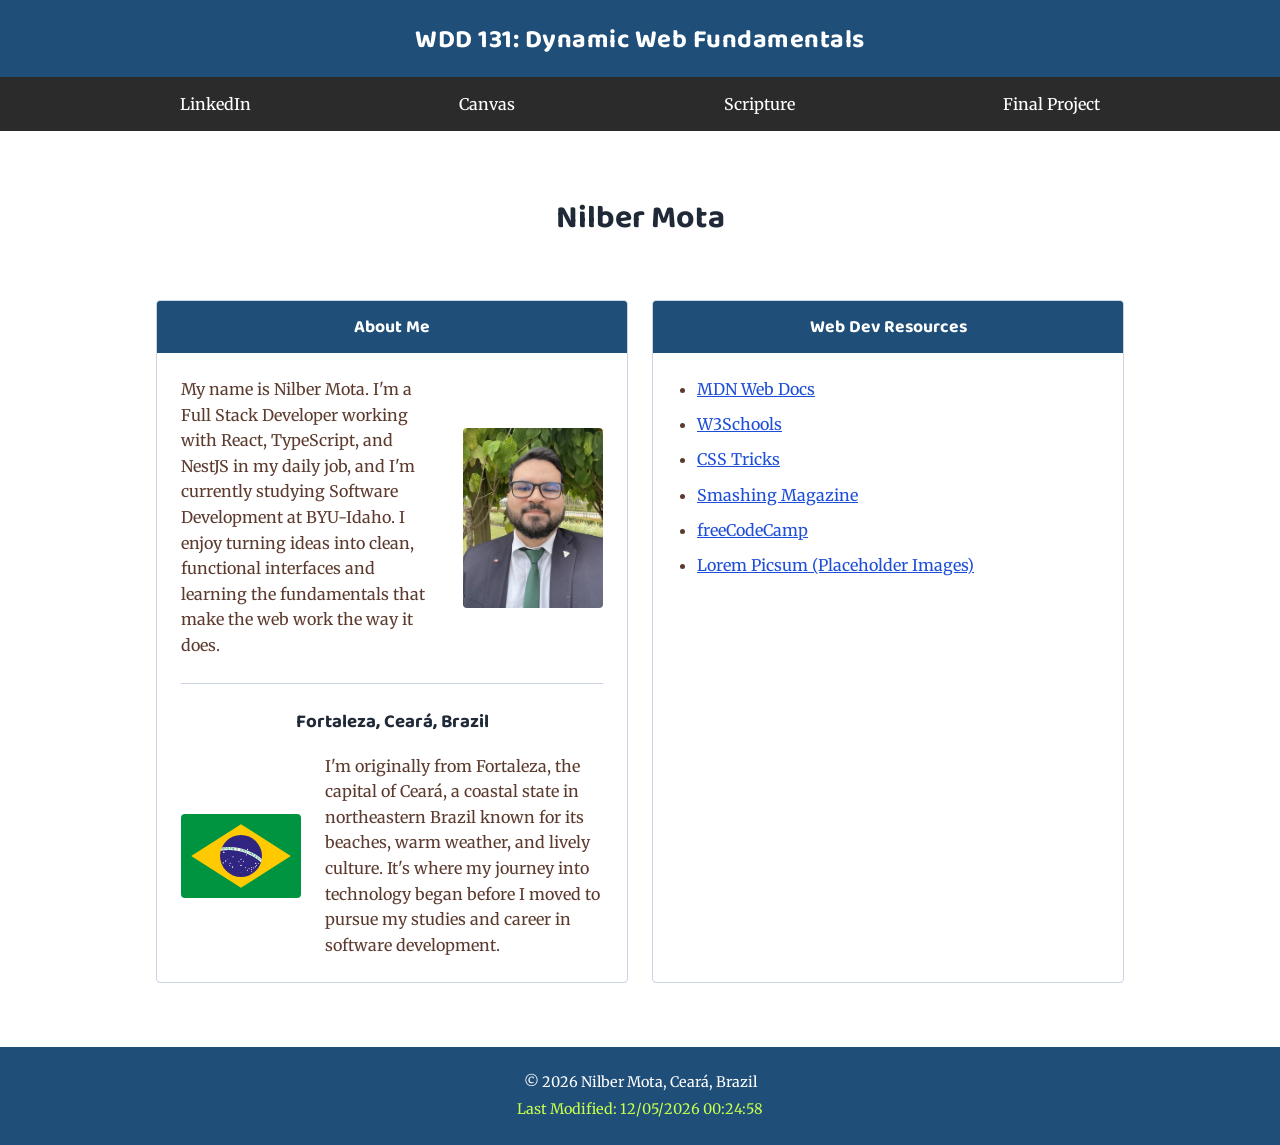
<file: index.html>
<!DOCTYPE html>
<html lang="en">
<head>
  <meta charset="UTF-8">
  <meta name="viewport" content="width=device-width, initial-scale=1.0">
  <title>WDD 131 – Dynamic Web Fundamentals – Nilber Mota</title>
  <meta name="description" content="WDD 131 – Dynamic Web Fundamentals course page by Nilber Mota. A dynamic web fundamentals landing page covering HTML, CSS Grid/Flexbox, and JavaScript basics.">
  <meta name="author" content="Nilber Mota">

  <link rel="preconnect" href="https://fonts.googleapis.com">
  <link rel="preconnect" href="https://fonts.gstatic.com" crossorigin>
  <link href="https://fonts.googleapis.com/css2?family=Baloo+2:wght@600;700&family=Merriweather:wght@400;700&display=swap" rel="stylesheet">

  <link rel="stylesheet" href="styles/base.css">
  <script src="scripts/getdates.js" defer></script>
</head>
<body>
  <header>
    <span id="course-title">WDD 131: Dynamic Web Fundamentals</span>
    <nav>
      <ul>
        <li><a href="https://www.linkedin.com/in/nilberm/" target="_blank" rel="noopener">LinkedIn</a></li>
        <li><a href="https://byupw.instructure.com/" target="_blank" rel="noopener">Canvas</a></li>
        <li><a href="https://www.churchofjesuschrist.org/study/scriptures/bofm/ether/12?lang=eng&id=p27#p27" target="_blank" rel="noopener">Scripture</a></li>
        <li><a href="final-project/index.html">Final Project</a></li>
      </ul>
    </nav>
  </header>

  <main>
    <h1>Nilber Mota</h1>

    <section class="card">
      <h2>About Me</h2>
      <div class="card-content">
        <div class="about-row">
          <p>My name is Nilber Mota. I'm a Full Stack Developer working with React, TypeScript, and NestJS in my
            daily job, and I'm currently studying Software Development at BYU-Idaho. I enjoy turning ideas into
            clean, functional interfaces and learning the fundamentals that make the web work the way it does.</p>
          <img src="images/profile-photo.jpg" alt="Nilber Mota smiling outdoors, wearing glasses and a suit" width="320" height="426" loading="lazy">
        </div>

        <hr>

        <h3>Fortaleza, Ceará, Brazil</h3>
        <div class="place-row">
          <img src="images/flag-brazil.svg" alt="Official flag of Brazil" width="140" height="98" loading="lazy">
          <p>I'm originally from Fortaleza, the capital of Ceará, a coastal state in northeastern Brazil known for
            its beaches, warm weather, and lively culture. It's where my journey into technology began before I
            moved to pursue my studies and career in software development.</p>
        </div>
      </div>
    </section>

    <section class="card">
      <h2>Web Dev Resources</h2>
      <div class="card-content">
        <ul class="resource-list">
          <li><a href="https://developer.mozilla.org/" target="_blank" rel="noopener">MDN Web Docs</a></li>
          <li><a href="https://www.w3schools.com/" target="_blank" rel="noopener">W3Schools</a></li>
          <li><a href="https://css-tricks.com/" target="_blank" rel="noopener">CSS Tricks</a></li>
          <li><a href="https://www.smashingmagazine.com/" target="_blank" rel="noopener">Smashing Magazine</a></li>
          <li><a href="https://www.freecodecamp.org/" target="_blank" rel="noopener">freeCodeCamp</a></li>
          <li><a href="https://picsum.photos/" target="_blank" rel="noopener">Lorem Picsum (Placeholder Images)</a></li>
        </ul>
      </div>
    </section>
  </main>

  <footer>
    <p>&copy; <span id="currentyear"></span> Nilber Mota, Ceará, Brazil</p>
    <p id="lastModified"></p>
  </footer>
</body>
</html>
</file>
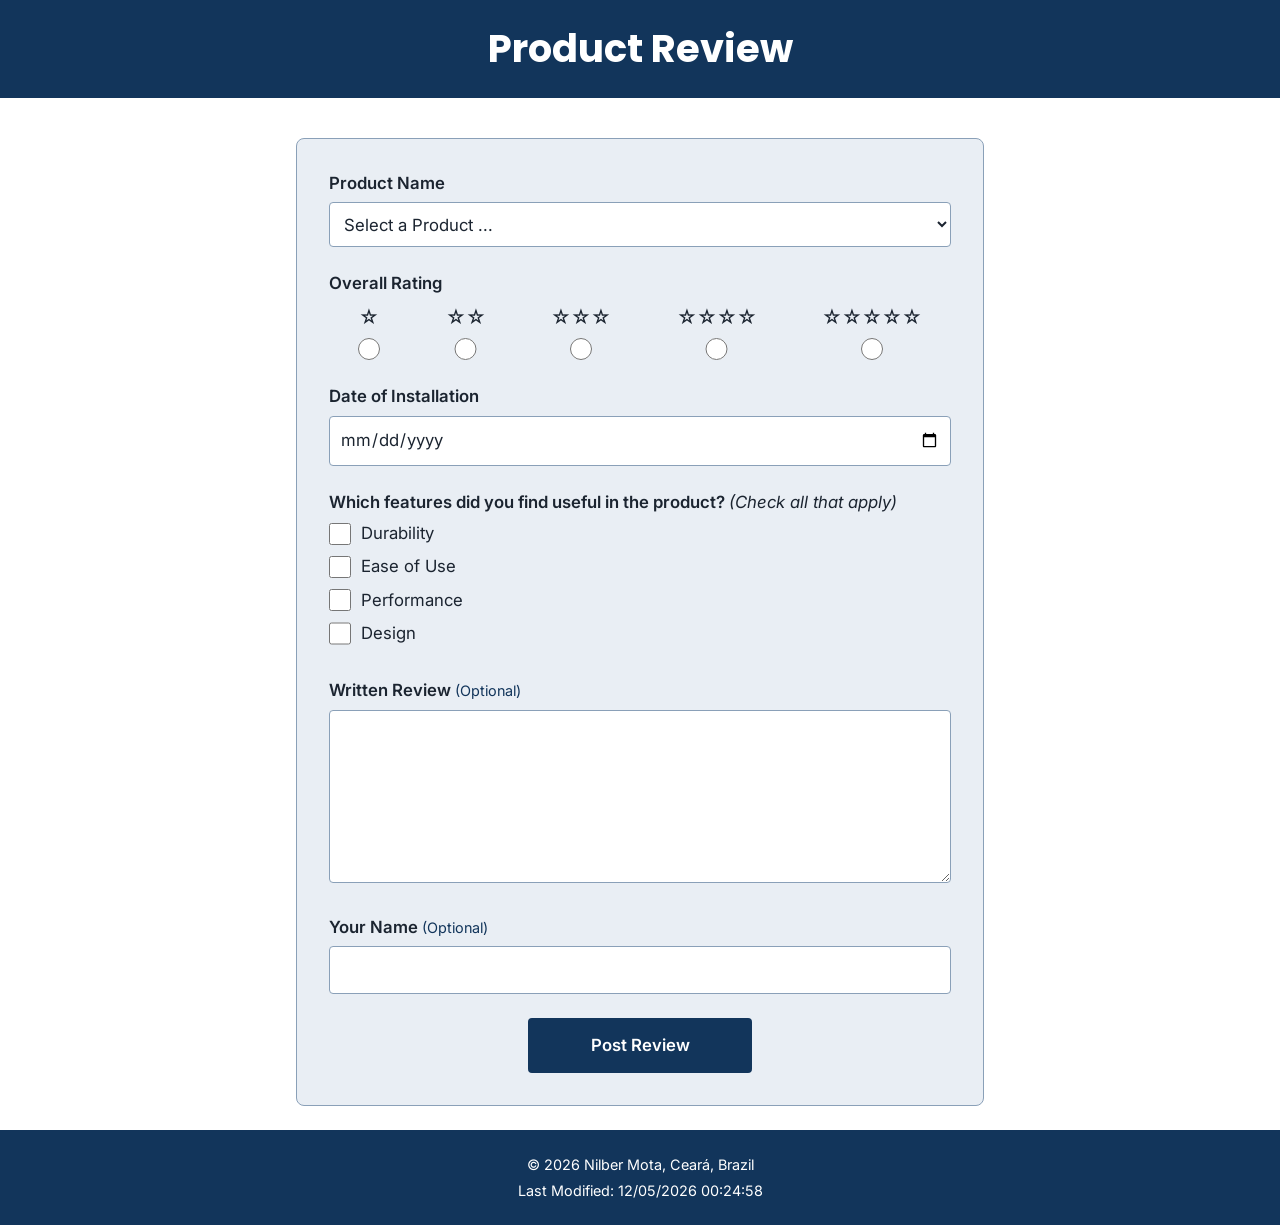
<file: form.html>
<!DOCTYPE html>
<html lang="en">
<head>
  <meta charset="UTF-8">
  <meta name="viewport" content="width=device-width, initial-scale=1.0">
  <title>WDD 131 Product Review Form by Nilber Mota</title>
  <meta name="description" content="WDD 131 product review form by Nilber Mota with a dynamic product list, star rating, date, features, and optional written review.">
  <meta name="author" content="Nilber Mota">

  <link rel="preconnect" href="https://fonts.googleapis.com">
  <link rel="preconnect" href="https://fonts.gstatic.com" crossorigin>
  <link href="https://fonts.googleapis.com/css2?family=Poppins:wght@600;700&family=Inter:wght@400;600&display=swap" rel="stylesheet">

  <link rel="stylesheet" href="styles/form.css">
  <script src="scripts/products.js" defer></script>
  <script src="scripts/form.js" defer></script>
  <script src="scripts/getdates.js" defer></script>
</head>
<body>
  <header>
    <h1>Product Review</h1>
  </header>

  <main>
    <form action="review.html" method="get">
      <div class="field">
        <label for="product">Product Name</label>
        <select id="product" name="product" required>
          <option value="" disabled selected>Select a Product ...</option>
        </select>
      </div>

      <fieldset class="rating">
        <legend>Overall Rating</legend>
        <div class="rating-options">
          <div class="rating-option">
            <label for="rating1"><span aria-hidden="true">&star;</span><span class="visually-hidden">1 star</span></label>
            <input type="radio" id="rating1" name="rating" value="1" required>
          </div>
          <div class="rating-option">
            <label for="rating2"><span aria-hidden="true">&star;&star;</span><span class="visually-hidden">2 stars</span></label>
            <input type="radio" id="rating2" name="rating" value="2" required>
          </div>
          <div class="rating-option">
            <label for="rating3"><span aria-hidden="true">&star;&star;&star;</span><span class="visually-hidden">3 stars</span></label>
            <input type="radio" id="rating3" name="rating" value="3" required>
          </div>
          <div class="rating-option">
            <label for="rating4"><span aria-hidden="true">&star;&star;&star;&star;</span><span class="visually-hidden">4 stars</span></label>
            <input type="radio" id="rating4" name="rating" value="4" required>
          </div>
          <div class="rating-option">
            <label for="rating5"><span aria-hidden="true">&star;&star;&star;&star;&star;</span><span class="visually-hidden">5 stars</span></label>
            <input type="radio" id="rating5" name="rating" value="5" required>
          </div>
        </div>
      </fieldset>

      <div class="field">
        <label for="installdate">Date of Installation</label>
        <input type="date" id="installdate" name="installdate" required>
      </div>

      <fieldset>
        <legend>Which features did you find useful in the product? <em>(Check all that apply)</em></legend>
        <div class="check">
          <input type="checkbox" id="durability" name="features" value="Durability">
          <label for="durability">Durability</label>
        </div>
        <div class="check">
          <input type="checkbox" id="ease" name="features" value="Ease of Use">
          <label for="ease">Ease of Use</label>
        </div>
        <div class="check">
          <input type="checkbox" id="performance" name="features" value="Performance">
          <label for="performance">Performance</label>
        </div>
        <div class="check">
          <input type="checkbox" id="design" name="features" value="Design">
          <label for="design">Design</label>
        </div>
      </fieldset>

      <div class="field">
        <label for="review">Written Review <span class="optional">(Optional)</span></label>
        <textarea id="review" name="review" rows="6"></textarea>
      </div>

      <div class="field">
        <label for="username">Your Name <span class="optional">(Optional)</span></label>
        <input type="text" id="username" name="username" autocomplete="name">
      </div>

      <input type="submit" value="Post Review">
    </form>
  </main>

  <footer>
    <p>&copy; <span id="currentyear"></span> Nilber Mota, Ceará, Brazil</p>
    <p id="lastModified"></p>
  </footer>
</body>
</html>
</file>
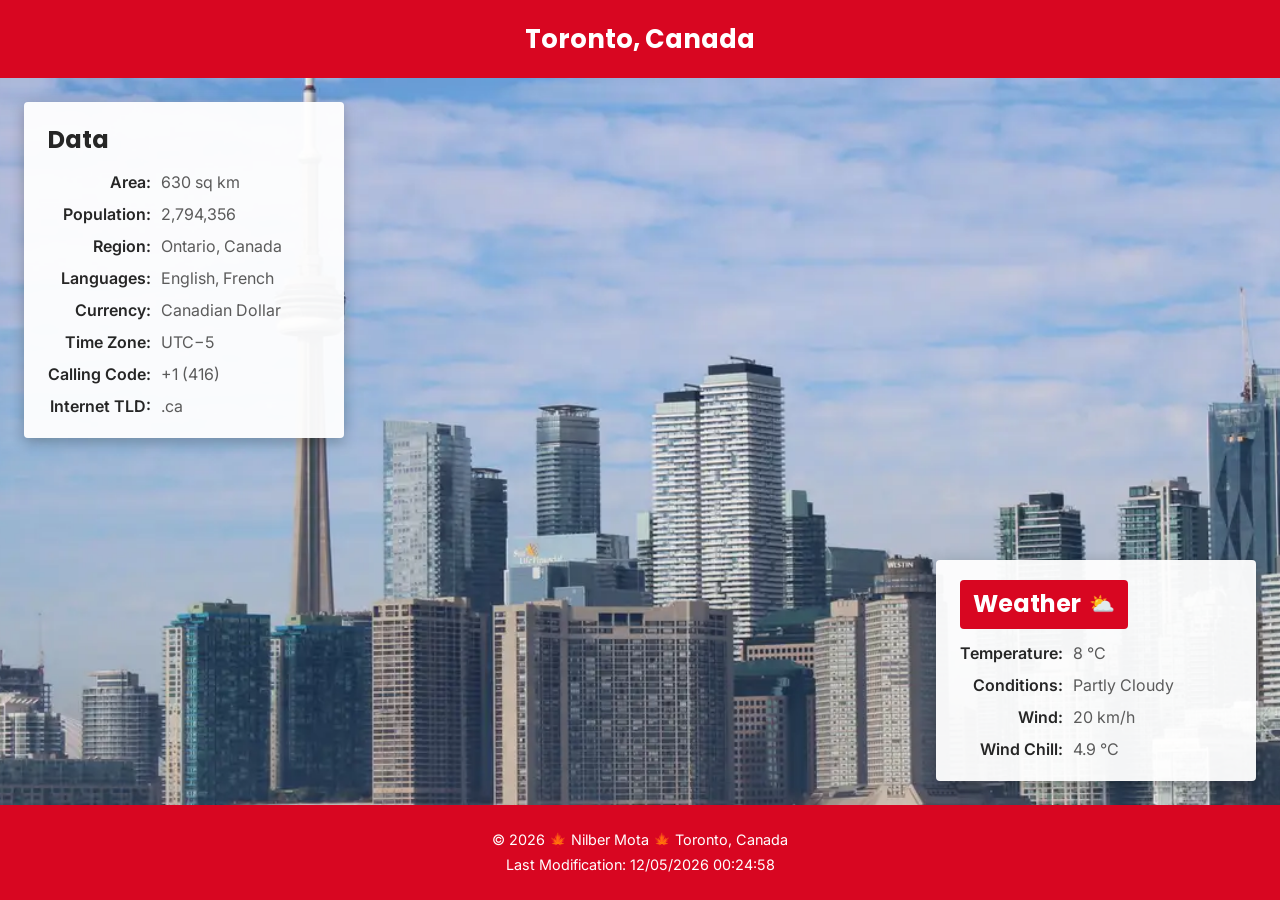
<file: place.html>
<!DOCTYPE html>
<html lang="en">
<head>
  <meta charset="UTF-8">
  <meta name="viewport" content="width=device-width, initial-scale=1.0">
  <title>WDD 131 – Toronto, Canada – Nilber Mota</title>
  <meta name="description" content="WDD 131 place page by Nilber Mota featuring Toronto, Canada, with responsive hero images, city data, and a JavaScript-calculated wind chill.">
  <meta name="author" content="Nilber Mota">

  <link rel="preconnect" href="https://fonts.googleapis.com">
  <link rel="preconnect" href="https://fonts.gstatic.com" crossorigin>
  <link href="https://fonts.googleapis.com/css2?family=Poppins:wght@600;700&family=Inter:wght@400;600&display=swap" rel="stylesheet">

  <link rel="stylesheet" href="styles/place.css">
  <script src="scripts/place.js" defer></script>
</head>
<body>
  <header>
    <h1>Toronto, Canada</h1>
  </header>

  <main>
    <div class="hero">
      <picture>
        <source srcset="images/place-large.webp" media="(min-width: 700px)">
        <img class="hero-photo" src="images/place-small.webp" alt="The CN Tower rising above the Toronto skyline" width="700" height="820">
      </picture>

      <section class="data">
        <h2>Data</h2>
        <dl>
          <dt>Area:</dt>
          <dd>630 sq km</dd>
          <dt>Population:</dt>
          <dd>2,794,356</dd>
          <dt>Region:</dt>
          <dd>Ontario, Canada</dd>
          <dt>Languages:</dt>
          <dd>English, French</dd>
          <dt>Currency:</dt>
          <dd>Canadian Dollar</dd>
          <dt>Time Zone:</dt>
          <dd>UTC−5</dd>
          <dt>Calling Code:</dt>
          <dd>+1 (416)</dd>
          <dt>Internet TLD:</dt>
          <dd>.ca</dd>
        </dl>
      </section>

      <section class="weather">
        <h2>Weather</h2>
        <img src="images/weather-partly-cloudy.svg" alt="Partly cloudy" class="weather-icon-mobile" width="36" height="36">
        <dl>
          <dt>Temperature:</dt>
          <dd>8 &deg;C</dd>
          <dt>Conditions:</dt>
          <dd>Partly Cloudy</dd>
          <dt>Wind:</dt>
          <dd>20 km/h</dd>
          <dt>Wind Chill:</dt>
          <dd id="windchill"></dd>
        </dl>
      </section>
    </div>
  </main>

  <footer>
    <p>&copy; <span id="currentyear"></span> 🍁 Nilber Mota 🍁 Toronto, Canada</p>
    <p id="lastModified"></p>
  </footer>
</body>
</html>
</file>
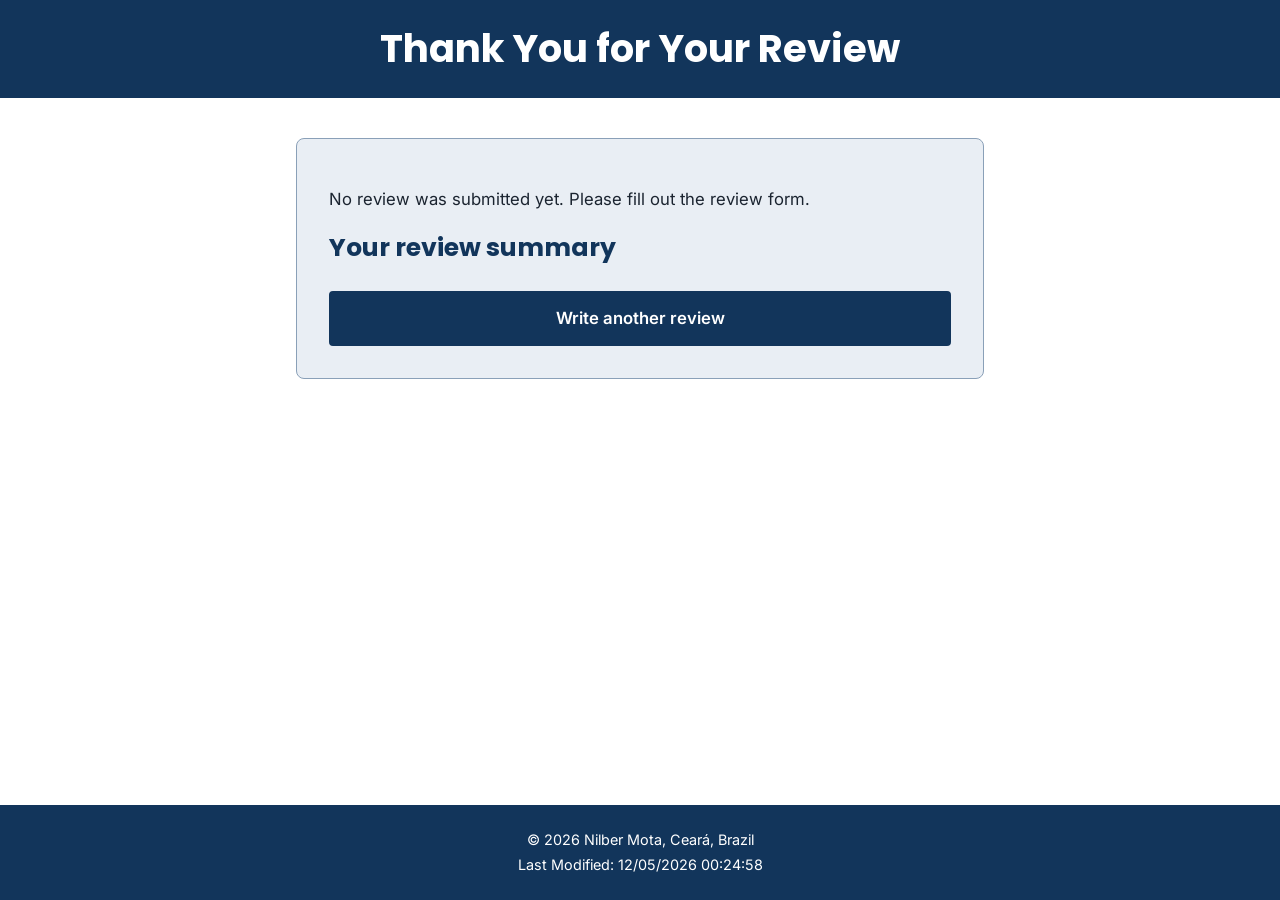
<file: review.html>
<!DOCTYPE html>
<html lang="en">
<head>
  <meta charset="UTF-8">
  <meta name="viewport" content="width=device-width, initial-scale=1.0">
  <title>WDD 131 Review Confirmation by Nilber Mota</title>
  <meta name="description" content="WDD 131 review confirmation page by Nilber Mota that summarizes the submitted product review and counts completed reviews.">
  <meta name="author" content="Nilber Mota">

  <link rel="preconnect" href="https://fonts.googleapis.com">
  <link rel="preconnect" href="https://fonts.gstatic.com" crossorigin>
  <link href="https://fonts.googleapis.com/css2?family=Poppins:wght@600;700&family=Inter:wght@400;600&display=swap" rel="stylesheet">

  <link rel="stylesheet" href="styles/form.css">
  <script src="scripts/products.js" defer></script>
  <script src="scripts/review.js" defer></script>
  <script src="scripts/getdates.js" defer></script>
</head>
<body>
  <header>
    <h1>Thank You for Your Review</h1>
  </header>

  <main>
    <section class="confirmation">
      <p id="review-count"></p>
      <h2>Your review summary</h2>
      <dl id="summary"></dl>
      <a class="button-link" href="form.html">Write another review</a>
    </section>
  </main>

  <footer>
    <p>&copy; <span id="currentyear"></span> Nilber Mota, Ceará, Brazil</p>
    <p id="lastModified"></p>
  </footer>
</body>
</html>
</file>
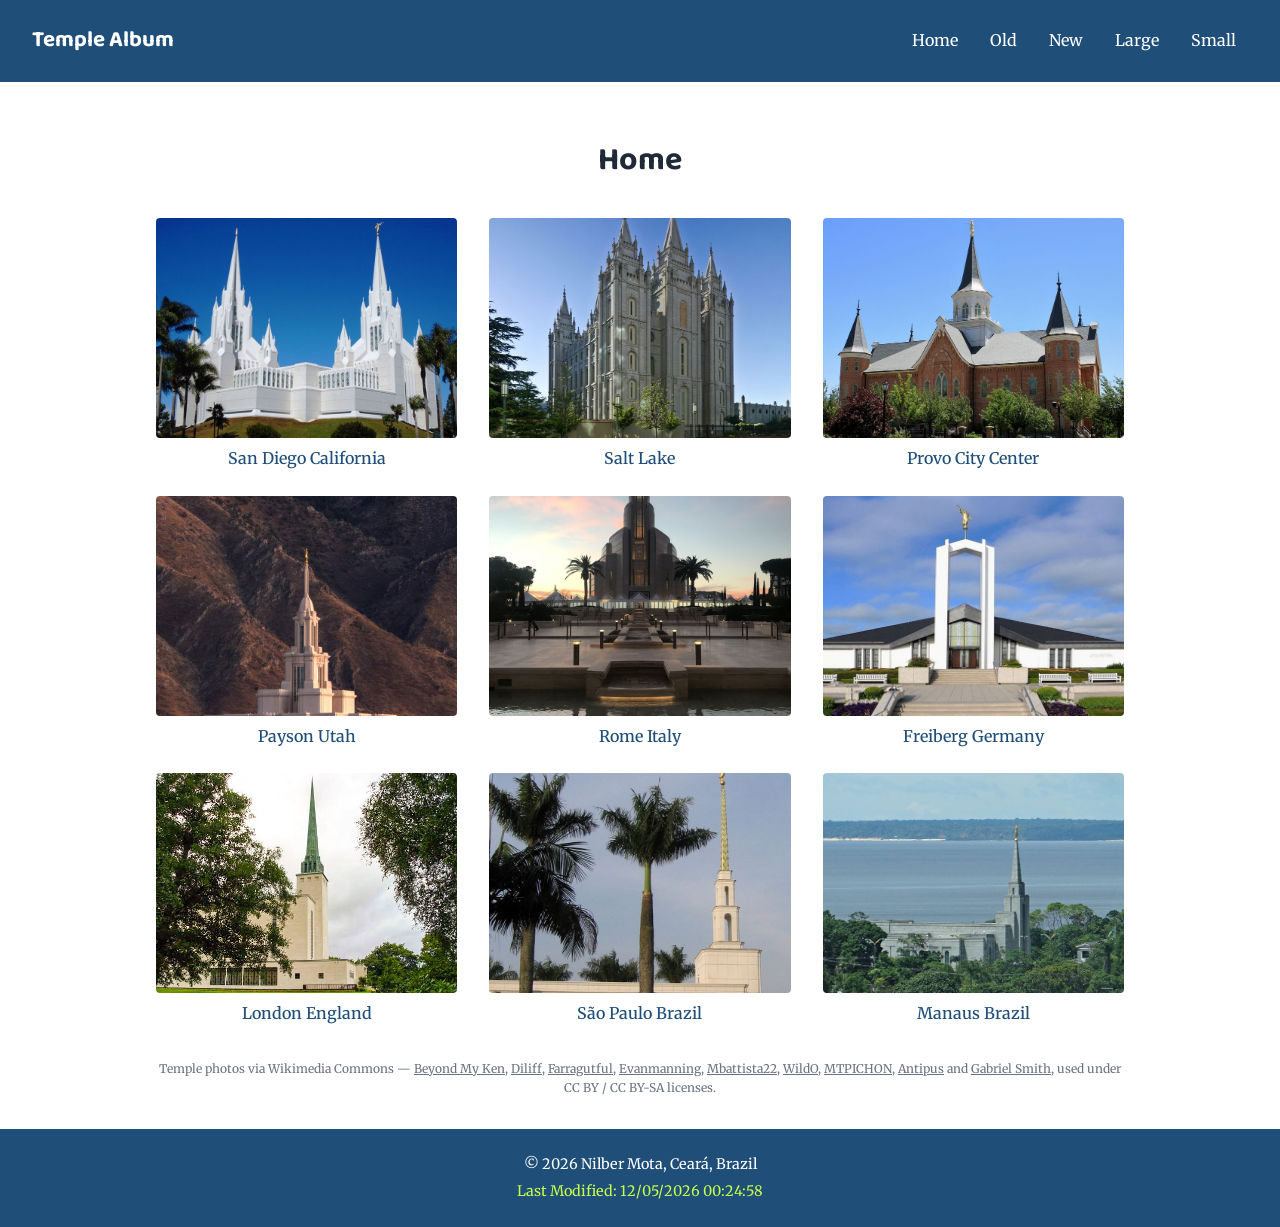
<file: temples.html>
<!DOCTYPE html>
<html lang="en">
<head>
  <meta charset="UTF-8">
  <meta name="viewport" content="width=device-width, initial-scale=1.0">
  <title>WDD 131 – Temple Album – Nilber Mota</title>
  <meta name="description" content="WDD 131 Temple Album by Nilber Mota, a responsive photo gallery of temples built with CSS Grid, Flexbox, and a JavaScript hamburger menu.">
  <meta name="author" content="Nilber Mota">

  <link rel="preconnect" href="https://fonts.googleapis.com">
  <link rel="preconnect" href="https://fonts.gstatic.com" crossorigin>
  <link href="https://fonts.googleapis.com/css2?family=Baloo+2:wght@600;700&family=Merriweather:wght@400;700&display=swap" rel="stylesheet">

  <link rel="stylesheet" href="styles/temples.css">
  <link rel="stylesheet" href="styles/temples-large.css">
  <script src="scripts/temples.js" defer></script>
</head>
<body>
  <header>
    <span id="site-title">Temple Album</span>
    <button class="nav-toggle" aria-label="Toggle navigation menu" aria-expanded="false">☰</button>
    <nav>
      <ul>
        <li><a href="index.html">Home</a></li>
        <li><a href="#">Old</a></li>
        <li><a href="#">New</a></li>
        <li><a href="#">Large</a></li>
        <li><a href="#">Small</a></li>
      </ul>
    </nav>
  </header>

  <main>
    <h1>Home</h1>

    <figure>
      <img src="images/temple-san-diego.jpg" alt="San Diego California Temple, a white temple with tall spires surrounded by palm trees" width="800" height="610" loading="lazy">
      <figcaption>San Diego California</figcaption>
    </figure>

    <figure>
      <img src="images/temple-salt-lake.jpg" alt="Salt Lake Temple, a gray granite temple with six spires" width="800" height="900" loading="lazy">
      <figcaption>Salt Lake</figcaption>
    </figure>

    <figure>
      <img src="images/temple-provo.jpg" alt="Provo City Center Temple, a Victorian Gothic brick building with a central spire" width="800" height="640" loading="lazy">
      <figcaption>Provo City Center</figcaption>
    </figure>

    <figure>
      <img src="images/temple-payson.jpg" alt="Payson Utah Temple at dusk, set against mountains" width="800" height="1200" loading="lazy">
      <figcaption>Payson Utah</figcaption>
    </figure>

    <figure>
      <img src="images/temple-rome.jpg" alt="Rome Italy Temple at sunset, with a reflecting pool and palm trees" width="800" height="1066" loading="lazy">
      <figcaption>Rome Italy</figcaption>
    </figure>

    <figure>
      <img src="images/temple-freiberg.jpg" alt="Freiberg Germany Temple, a modern white temple with a tall entrance arch" width="800" height="450" loading="lazy">
      <figcaption>Freiberg Germany</figcaption>
    </figure>

    <figure>
      <img src="images/temple-london.jpg" alt="London England Temple, a tall cream-colored tower with a green spire" width="600" height="450" loading="lazy">
      <figcaption>London England</figcaption>
    </figure>

    <figure>
      <img src="images/temple-sao-paulo.jpg" alt="São Paulo Brazil Temple spire seen through palm trees" width="800" height="889" loading="lazy">
      <figcaption>São Paulo Brazil</figcaption>
    </figure>

    <figure>
      <img src="images/temple-manaus.jpg" alt="Manaus Brazil Temple overlooking the Rio Negro river" width="800" height="545" loading="lazy">
      <figcaption>Manaus Brazil</figcaption>
    </figure>
  </main>

  <p class="photo-credits">Temple photos via Wikimedia Commons — <a href="https://commons.wikimedia.org/wiki/File:2019_San_Diego_LDS_Temple_1.jpg" target="_blank" rel="noopener">Beyond My Ken</a>, <a href="https://commons.wikimedia.org/wiki/File:Salt_Lake_Temple,_Utah_-_Sept_2004.jpg" target="_blank" rel="noopener">Diliff</a>, <a href="https://commons.wikimedia.org/wiki/File:2021_Provo_City_Center_Temple_01.jpg" target="_blank" rel="noopener">Farragutful</a>, <a href="https://commons.wikimedia.org/wiki/File:Payson_Utah_Temple_2014-11-28.jpg" target="_blank" rel="noopener">Evanmanning</a>, <a href="https://commons.wikimedia.org/wiki/File:RomeTempleatSunset.jpg" target="_blank" rel="noopener">Mbattista22</a>, <a href="https://commons.wikimedia.org/wiki/File:Freiberg-Temple.jpg" target="_blank" rel="noopener">WildO</a>, <a href="https://commons.wikimedia.org/wiki/File:TEMPLE_DE_LONDRES_3.JPG" target="_blank" rel="noopener">MTPICHON</a>, <a href="https://commons.wikimedia.org/wiki/File:Sao_Paulo_Brazil_Temple.jpg" target="_blank" rel="noopener">Antipus</a> and <a href="https://commons.wikimedia.org/wiki/File:Templo_de_Manaus.jpg" target="_blank" rel="noopener">Gabriel Smith</a>, used under CC BY / CC BY-SA licenses.</p>

  <footer>
    <p>&copy; <span id="currentyear"></span> Nilber Mota, Ceará, Brazil</p>
    <p id="lastModified"></p>
  </footer>
</body>
</html>
</file>
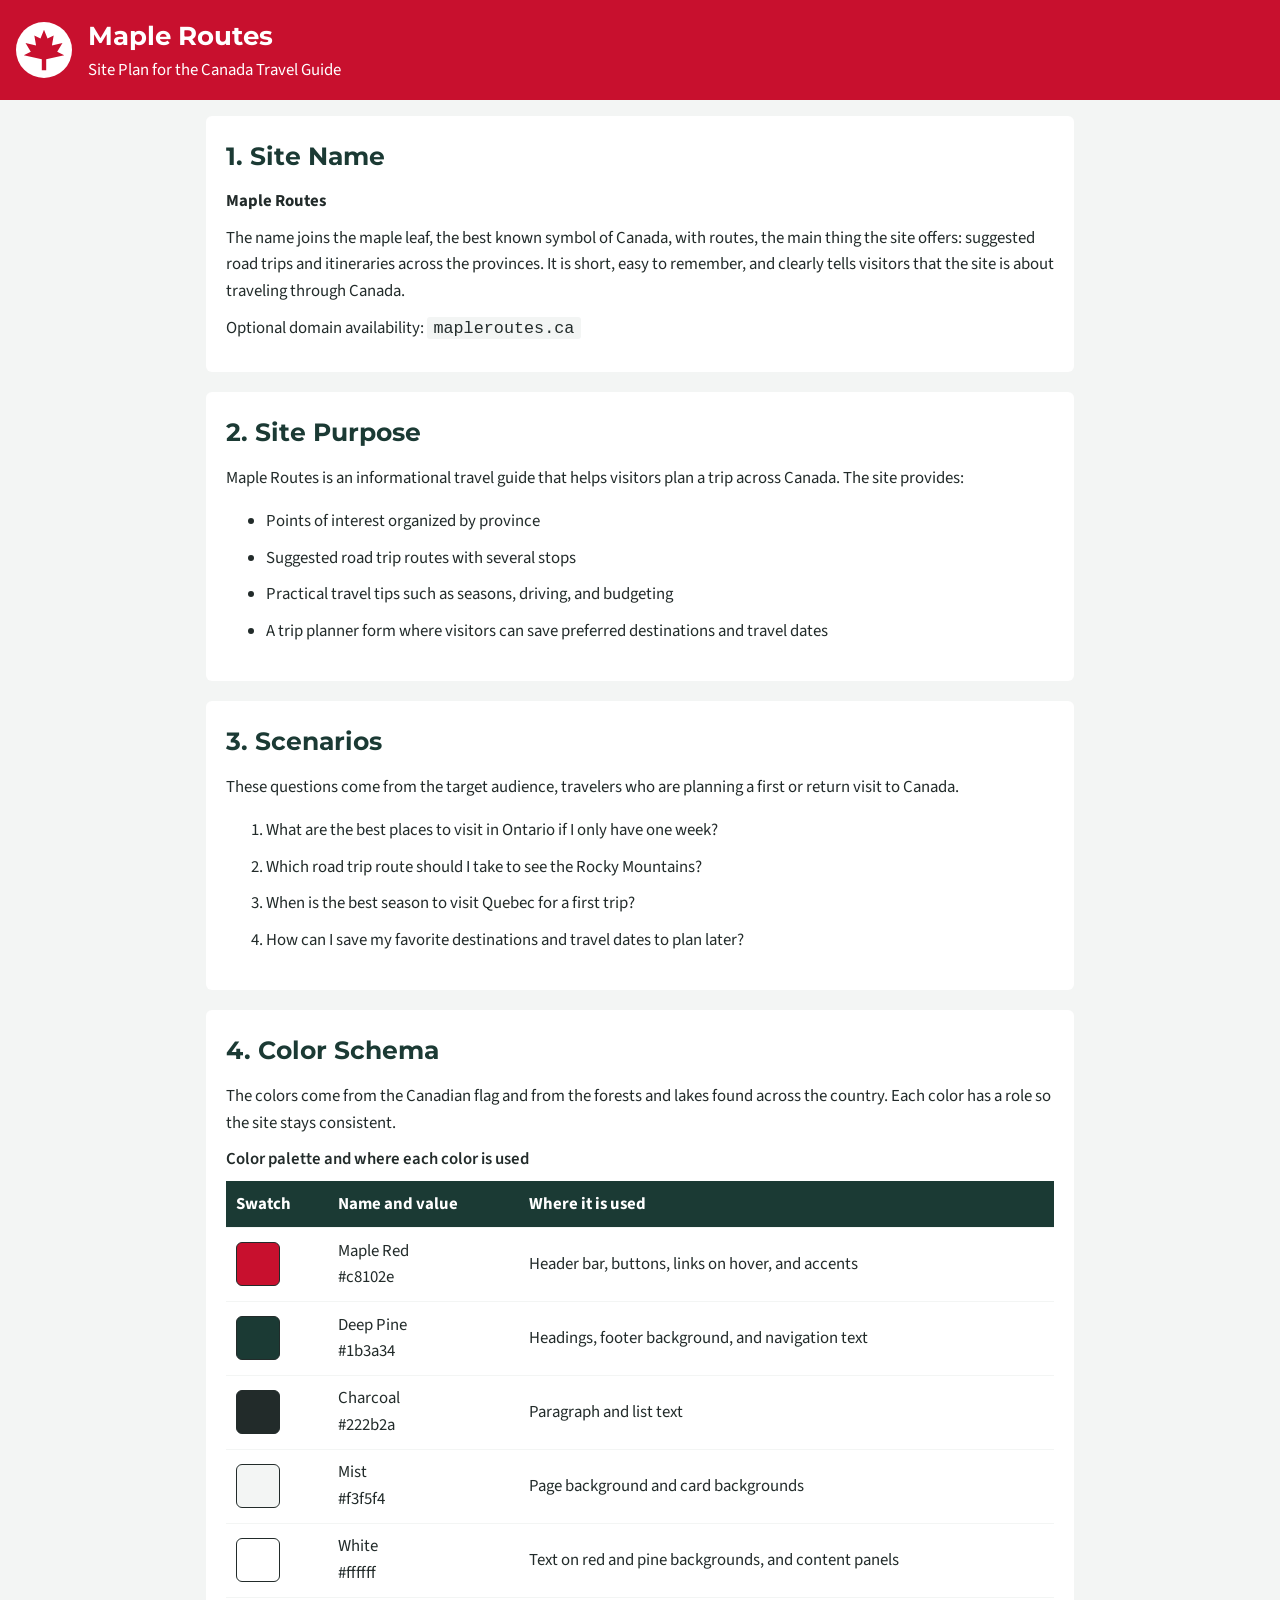
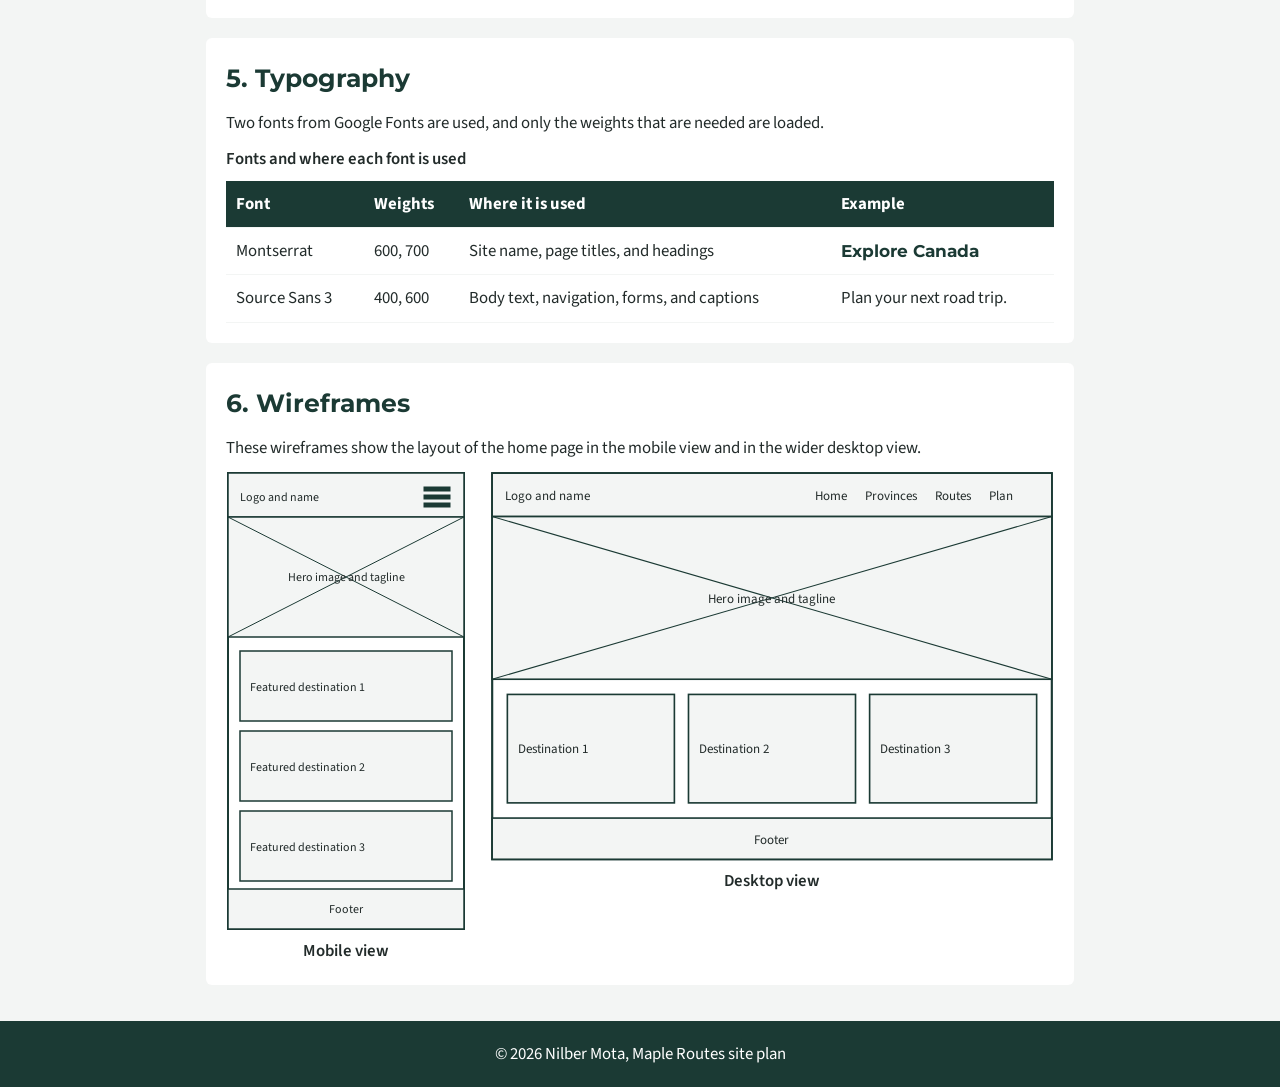
<file: project/siteplan.html>
<!DOCTYPE html>
<html lang="en">
<head>
  <meta charset="UTF-8">
  <meta name="viewport" content="width=device-width, initial-scale=1.0">
  <title>WDD 131 Site Plan for Maple Routes by Nilber Mota</title>
  <meta name="description" content="Site plan for Maple Routes, a Canada travel guide by Nilber Mota, covering name, purpose, scenarios, colors, typography, and wireframes.">
  <meta name="author" content="Nilber Mota">

  <link rel="preconnect" href="https://fonts.googleapis.com">
  <link rel="preconnect" href="https://fonts.gstatic.com" crossorigin>
  <link href="https://fonts.googleapis.com/css2?family=Montserrat:wght@600;700&family=Source+Sans+3:wght@400;600&display=swap" rel="stylesheet">

  <link rel="stylesheet" href="styles/siteplan.css">
</head>
<body>
  <header>
    <img src="images/logo.svg" alt="Maple Routes logo, a red maple leaf" width="56" height="56">
    <div>
      <h1>Maple Routes</h1>
      <p>Site Plan for the Canada Travel Guide</p>
    </div>
  </header>

  <main>
    <section id="site-name">
      <h2>1. Site Name</h2>
      <p><strong>Maple Routes</strong></p>
      <p>The name joins the maple leaf, the best known symbol of Canada, with routes, the main thing the site offers: suggested road trips and itineraries across the provinces. It is short, easy to remember, and clearly tells visitors that the site is about traveling through Canada.</p>
      <p>Optional domain availability: <code>mapleroutes.ca</code></p>
    </section>

    <section id="site-purpose">
      <h2>2. Site Purpose</h2>
      <p>Maple Routes is an informational travel guide that helps visitors plan a trip across Canada. The site provides:</p>
      <ul>
        <li>Points of interest organized by province</li>
        <li>Suggested road trip routes with several stops</li>
        <li>Practical travel tips such as seasons, driving, and budgeting</li>
        <li>A trip planner form where visitors can save preferred destinations and travel dates</li>
      </ul>
    </section>

    <section id="scenarios">
      <h2>3. Scenarios</h2>
      <p>These questions come from the target audience, travelers who are planning a first or return visit to Canada.</p>
      <ol>
        <li>What are the best places to visit in Ontario if I only have one week?</li>
        <li>Which road trip route should I take to see the Rocky Mountains?</li>
        <li>When is the best season to visit Quebec for a first trip?</li>
        <li>How can I save my favorite destinations and travel dates to plan later?</li>
      </ol>
    </section>

    <section id="color-schema">
      <h2>4. Color Schema</h2>
      <p>The colors come from the Canadian flag and from the forests and lakes found across the country. Each color has a role so the site stays consistent.</p>
      <div class="table-wrap">
        <table>
          <caption>Color palette and where each color is used</caption>
          <thead>
            <tr>
              <th scope="col">Swatch</th>
              <th scope="col">Name and value</th>
              <th scope="col">Where it is used</th>
            </tr>
          </thead>
          <tbody>
            <tr>
              <td><span class="swatch swatch-red"></span></td>
              <td>Maple Red<br>#c8102e</td>
              <td>Header bar, buttons, links on hover, and accents</td>
            </tr>
            <tr>
              <td><span class="swatch swatch-pine"></span></td>
              <td>Deep Pine<br>#1b3a34</td>
              <td>Headings, footer background, and navigation text</td>
            </tr>
            <tr>
              <td><span class="swatch swatch-charcoal"></span></td>
              <td>Charcoal<br>#222b2a</td>
              <td>Paragraph and list text</td>
            </tr>
            <tr>
              <td><span class="swatch swatch-mist"></span></td>
              <td>Mist<br>#f3f5f4</td>
              <td>Page background and card backgrounds</td>
            </tr>
            <tr>
              <td><span class="swatch swatch-white"></span></td>
              <td>White<br>#ffffff</td>
              <td>Text on red and pine backgrounds, and content panels</td>
            </tr>
          </tbody>
        </table>
      </div>
    </section>

    <section id="typography">
      <h2>5. Typography</h2>
      <p>Two fonts from Google Fonts are used, and only the weights that are needed are loaded.</p>
      <div class="table-wrap">
        <table>
          <caption>Fonts and where each font is used</caption>
          <thead>
            <tr>
              <th scope="col">Font</th>
              <th scope="col">Weights</th>
              <th scope="col">Where it is used</th>
              <th scope="col">Example</th>
            </tr>
          </thead>
          <tbody>
            <tr>
              <td>Montserrat</td>
              <td>600, 700</td>
              <td>Site name, page titles, and headings</td>
              <td class="sample-heading">Explore Canada</td>
            </tr>
            <tr>
              <td>Source Sans 3</td>
              <td>400, 600</td>
              <td>Body text, navigation, forms, and captions</td>
              <td class="sample-body">Plan your next road trip.</td>
            </tr>
          </tbody>
        </table>
      </div>
    </section>

    <section id="wireframes">
      <h2>6. Wireframes</h2>
      <p>These wireframes show the layout of the home page in the mobile view and in the wider desktop view.</p>

      <div class="wireframes">
        <figure>
          <svg viewBox="0 0 240 460" role="img" aria-labelledby="mobileTitle mobileDesc">
            <title id="mobileTitle">Mobile home page wireframe</title>
            <desc id="mobileDesc">A stacked layout with a header and menu button, a hero image, featured destination cards in one column, and a footer.</desc>
            <rect x="2" y="2" width="236" height="456" class="wf-frame"/>
            <rect x="2" y="2" width="236" height="44" class="wf-box"/>
            <text x="14" y="30" class="wf-text">Logo and name</text>
            <rect x="198" y="16" width="26" height="4" class="wf-line"/>
            <rect x="198" y="24" width="26" height="4" class="wf-line"/>
            <rect x="198" y="32" width="26" height="4" class="wf-line"/>
            <rect x="2" y="46" width="236" height="120" class="wf-box"/>
            <line x1="2" y1="46" x2="238" y2="166" class="wf-line"/>
            <line x1="238" y1="46" x2="2" y2="166" class="wf-line"/>
            <text x="120" y="110" class="wf-text wf-center">Hero image and tagline</text>
            <rect x="14" y="180" width="212" height="70" class="wf-box"/>
            <text x="24" y="220" class="wf-text">Featured destination 1</text>
            <rect x="14" y="260" width="212" height="70" class="wf-box"/>
            <text x="24" y="300" class="wf-text">Featured destination 2</text>
            <rect x="14" y="340" width="212" height="70" class="wf-box"/>
            <text x="24" y="380" class="wf-text">Featured destination 3</text>
            <rect x="2" y="418" width="236" height="40" class="wf-box"/>
            <text x="120" y="442" class="wf-text wf-center">Footer</text>
          </svg>
          <figcaption>Mobile view</figcaption>
        </figure>

        <figure>
          <svg viewBox="0 0 520 360" role="img" aria-labelledby="desktopTitle desktopDesc">
            <title id="desktopTitle">Desktop home page wireframe</title>
            <desc id="desktopDesc">A header with the logo and a horizontal menu, a wide hero image, three featured destination cards in a row, and a footer.</desc>
            <rect x="2" y="2" width="516" height="356" class="wf-frame"/>
            <rect x="2" y="2" width="516" height="40" class="wf-box"/>
            <text x="14" y="27" class="wf-text">Logo and name</text>
            <text x="300" y="27" class="wf-text">Home</text>
            <text x="346" y="27" class="wf-text">Provinces</text>
            <text x="410" y="27" class="wf-text">Routes</text>
            <text x="460" y="27" class="wf-text">Plan</text>
            <rect x="2" y="42" width="516" height="150" class="wf-box"/>
            <line x1="2" y1="42" x2="518" y2="192" class="wf-line"/>
            <line x1="518" y1="42" x2="2" y2="192" class="wf-line"/>
            <text x="260" y="122" class="wf-text wf-center">Hero image and tagline</text>
            <rect x="16" y="206" width="154" height="100" class="wf-box"/>
            <text x="26" y="260" class="wf-text">Destination 1</text>
            <rect x="183" y="206" width="154" height="100" class="wf-box"/>
            <text x="193" y="260" class="wf-text">Destination 2</text>
            <rect x="350" y="206" width="154" height="100" class="wf-box"/>
            <text x="360" y="260" class="wf-text">Destination 3</text>
            <rect x="2" y="320" width="516" height="38" class="wf-box"/>
            <text x="260" y="344" class="wf-text wf-center">Footer</text>
          </svg>
          <figcaption>Desktop view</figcaption>
        </figure>
      </div>
    </section>
  </main>

  <footer>
    <p>&copy; 2026 Nilber Mota, Maple Routes site plan</p>
  </footer>
</body>
</html>
</file>
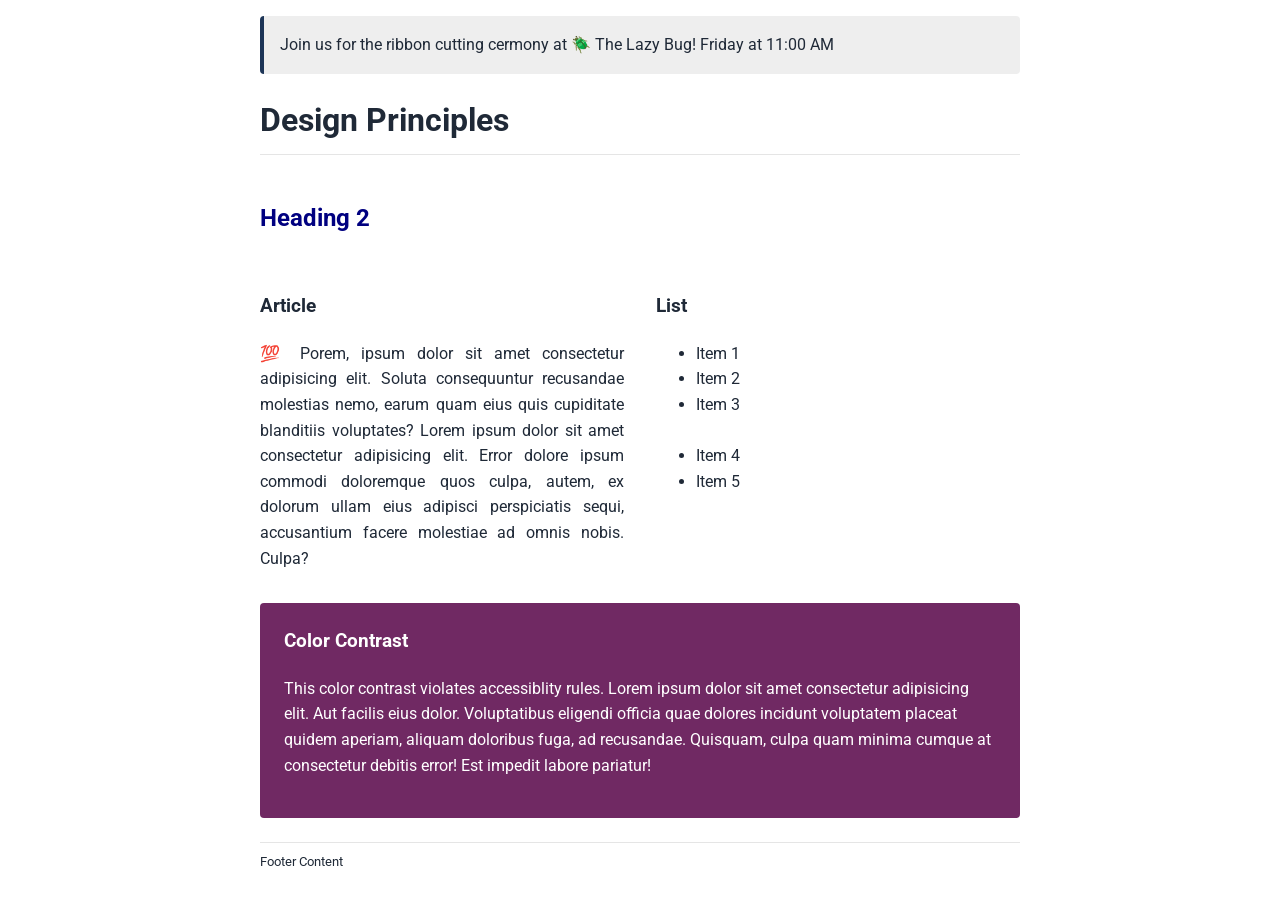
<file: week03/design.html>
<!DOCTYPE html>
<html lang="en">
<head>
  <meta charset="UTF-8">
  <meta name="viewport" content="width=device-width, initial-scale=1.0">
  <title>WDD 131 – Design Principles – Nilber Mota</title>
  <meta name="description" content="WDD 131 Week 3 design principles activity by Nilber Mota, fixing padding, color contrast, and layout with CSS Grid.">
  <meta name="author" content="Nilber Mota">

  <link rel="preconnect" href="https://fonts.googleapis.com">
  <link rel="preconnect" href="https://fonts.gstatic.com" crossorigin>
  <link href="https://fonts.googleapis.com/css2?family=Roboto:wght@400;700&display=swap" rel="stylesheet">

  <link rel="stylesheet" href="styles/design.css">
</head>
<body>
  <header>
    <div class="banner">
      Join us for the ribbon cutting cermony at 🪲 The Lazy Bug! Friday at 11:00 AM
    </div>
    <h1>Design Principles</h1>
  </header>
  <main>
    <h2>Heading 2</h2>
    <section>
      <h3>Article</h3>
      <article>
        <p>💯 Porem, ipsum dolor sit amet consectetur adipisicing elit. Soluta consequuntur recusandae molestias nemo, earum quam eius quis cupiditate blanditiis voluptates? Lorem ipsum dolor sit amet consectetur adipisicing elit. Error dolore ipsum commodi doloremque quos culpa, autem, ex dolorum ullam eius adipisci perspiciatis sequi, accusantium facere molestiae ad omnis nobis. Culpa?</p>
      </article>
    </section>
    <section>
      <h3>List</h3>
      <ul>
        <li>Item 1</li>
        <li>Item 2</li>
        <li>Item 3<br><br></li>
        <li>Item 4</li>
        <li>Item 5</li>
      </ul>
    </section>
    <div class="callout">
      <h3>Color Contrast</h3>
      <p>This color contrast violates accessiblity rules. Lorem ipsum dolor sit amet consectetur adipisicing elit. Aut facilis eius dolor. Voluptatibus eligendi officia quae dolores incidunt voluptatem placeat quidem aperiam, aliquam doloribus fuga, ad recusandae. Quisquam, culpa quam minima cumque at consectetur debitis error! Est impedit labore pariatur!</p>
    </div>
  </main>
  <footer>
    Footer Content
  </footer>
</body>
</html>
</file>
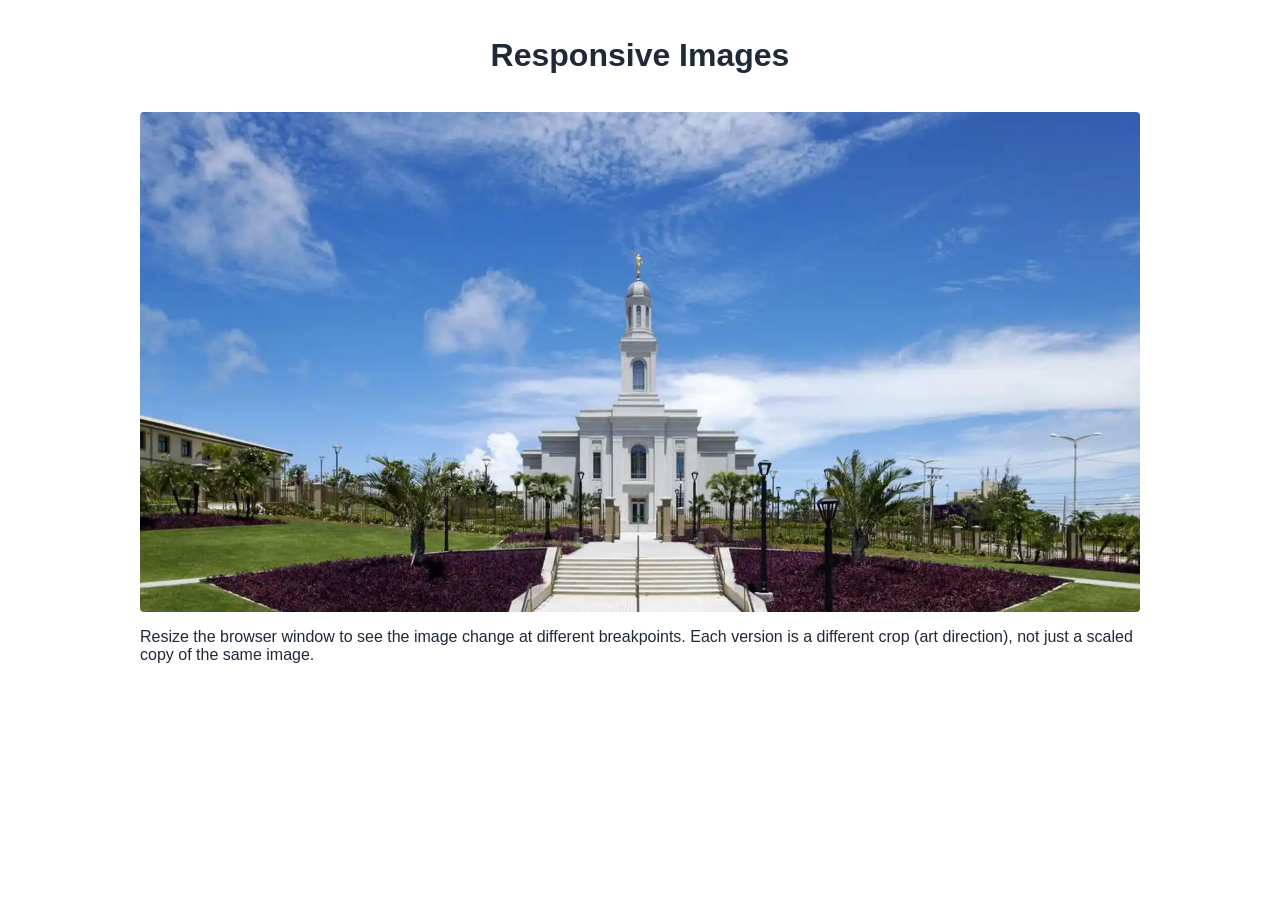
<file: week03/responsive-images.html>
<!DOCTYPE html>
<html lang="en">
<head>
  <meta charset="UTF-8">
  <meta name="viewport" content="width=device-width, initial-scale=1.0">
  <title>WDD 131 – Responsive Images – Nilber Mota</title>
  <meta name="description" content="WDD 131 Week 3 responsive images activity by Nilber Mota, using the picture element and srcset for art-directed hero images.">
  <meta name="author" content="Nilber Mota">

  <link rel="stylesheet" href="styles/responsive-images.css">
</head>
<body>
  <header>
    <h1>Responsive Images</h1>
  </header>
  <main>
    <div class="hero">
      <picture>
        <source srcset="images/hero-large.webp" media="(min-width: 1000px)">
        <source srcset="images/hero-medium.webp" media="(min-width: 500px)">
        <img src="images/hero-small.webp" alt="Fortaleza Brazil Temple spire with the angel Moroni statue against a blue sky" width="1500" height="750">
      </picture>
    </div>
    <p>Resize the browser window to see the image change at different breakpoints. Each version is a different crop (art direction), not just a scaled copy of the same image.</p>
  </main>
</body>
</html>
</file>
<file: styles/base.css>
:root {
  --color-header: #1f4e79;
  --color-nav-bg: #2b2b2b;
  --color-bg: #ffffff;
  --color-card-border: #cbd5e1;
  --color-text: #5c3a2e;
  --color-heading: #1f2937;
  --color-link: #1d4ed8;
  --color-footer-accent: #c6ff4d;
  --font-heading: "Baloo 2", sans-serif;
  --font-body: "Merriweather", serif;
}

* {
  box-sizing: border-box;
}

body {
  margin: 0;
  font-family: var(--font-body);
  color: var(--color-text);
  background-color: var(--color-bg);
  line-height: 1.6;
}

h1, h2, h3, #course-title {
  font-family: var(--font-heading);
}

img {
  max-width: 100%;
  display: block;
  border-radius: 4px;
}

header {
  background-color: var(--color-header);
  color: #ffffff;
  text-align: center;
}

#course-title {
  display: block;
  padding: 1.25rem 1rem 1rem;
  font-size: 1.6rem;
  font-weight: 700;
  letter-spacing: 0.5px;
}

nav {
  background-color: var(--color-nav-bg);
}

nav ul {
  display: flex;
  justify-content: space-between;
  align-items: center;
  list-style: none;
  max-width: 1000px;
  margin: 0 auto;
  padding: 0.9rem 2rem;
  flex-wrap: wrap;
  gap: 0.5rem 1.5rem;
}

nav a {
  color: #ffffff;
  text-decoration: none;
  font-weight: 500;
  padding: 0.3rem 0.5rem;
  border-bottom: 2px solid transparent;
  transition: border-color 0.2s ease, color 0.2s ease;
}

nav a:hover,
nav a:focus-visible {
  border-bottom-color: var(--color-footer-accent);
  color: var(--color-footer-accent);
}

main {
  max-width: 1000px;
  margin: 2.5rem auto;
  padding: 0 1rem;
}

main > h1 {
  text-align: center;
  color: var(--color-heading);
  margin-bottom: 2rem;
}

.card {
  border: 1px solid var(--color-card-border);
  border-radius: 4px;
  overflow: hidden;
  margin-bottom: 1.5rem;
  background-color: var(--color-bg);
}

.card h2 {
  background-color: var(--color-header);
  color: #ffffff;
  text-align: center;
  margin: 0;
  padding: 0.75rem 1rem;
  font-size: 1.1rem;
}

.card-content {
  padding: 1.5rem;
}

.about-row,
.place-row {
  display: flex;
  gap: 1.5rem;
  align-items: center;
}

.about-row p,
.place-row p {
  flex: 1;
  margin: 0;
}

.about-row img {
  width: 140px;
  height: 180px;
  object-fit: cover;
  flex-shrink: 0;
}

.place-row img {
  width: 120px;
  height: 84px;
  object-fit: contain;
  flex-shrink: 0;
}

.card h3 {
  text-align: center;
  color: var(--color-heading);
  margin: 1.5rem 0 1rem;
}

.card hr {
  border: none;
  border-top: 1px solid var(--color-card-border);
  margin-top: 1.5rem;
}

.resource-list {
  margin: 0;
  padding-left: 1.25rem;
}

.resource-list li {
  margin-bottom: 0.6rem;
}

.resource-list a {
  color: var(--color-link);
}

@media (min-width: 700px) {
  main {
    display: grid;
    grid-template-columns: 1fr 1fr;
    gap: 1.5rem;
  }

  main > h1 {
    grid-column: 1 / -1;
  }
}

@media (max-width: 480px) {
  .about-row,
  .place-row {
    flex-direction: column;
  }
}

footer {
  background-color: var(--color-header);
  color: #ffffff;
  text-align: center;
  padding: 1.25rem 1rem;
  font-size: 0.9rem;
}

footer p {
  margin: 0.25rem 0;
}

footer #lastModified {
  color: var(--color-footer-accent);
}
</file>
<file: styles/form.css>
:root {
  --color-navy: #12355b;
  --color-panel: #e9eef4;
  --color-border: #8aa0b8;
  --color-text: #1b2430;
  --color-white: #ffffff;
  --color-accent: #b3261e;
  --font-heading: "Poppins", sans-serif;
  --font-body: "Inter", sans-serif;
}

* {
  box-sizing: border-box;
}

body {
  margin: 0;
  min-height: 100vh;
  display: flex;
  flex-direction: column;
  font-family: var(--font-body);
  font-size: 1.05rem;
  color: var(--color-text);
  background-color: var(--color-white);
  line-height: 1.5;
}

h1,
h2 {
  font-family: var(--font-heading);
}

header {
  background-color: var(--color-navy);
  color: var(--color-white);
  text-align: center;
  padding: 1.25rem 1rem;
}

header h1 {
  margin: 0;
  font-size: 1.8rem;
}

main {
  flex: 1;
  width: 100%;
  max-width: 640px;
  margin: 1.5rem auto;
  padding: 0 1rem;
}

form,
.confirmation {
  background-color: var(--color-panel);
  border: 1px solid var(--color-border);
  border-radius: 8px;
  padding: 1.25rem;
}

.field {
  margin-bottom: 1.5rem;
}

label,
legend {
  display: block;
  font-weight: 600;
  margin-bottom: 0.4rem;
}

.optional {
  color: var(--color-navy);
  font-weight: 400;
  font-size: 0.9rem;
}

select,
input[type="date"],
input[type="text"],
textarea {
  width: 100%;
  padding: 0.65rem;
  font: inherit;
  color: var(--color-text);
  background-color: var(--color-white);
  border: 1px solid var(--color-border);
  border-radius: 4px;
}

textarea {
  resize: vertical;
}

fieldset {
  border: none;
  margin: 0 0 1.5rem;
  padding: 0;
}

legend {
  padding: 0;
}

legend em {
  font-weight: 400;
}

.rating-options {
  display: flex;
  justify-content: space-between;
  gap: 0.5rem;
}

.rating-option {
  display: flex;
  flex-direction: column;
  align-items: center;
  gap: 0.4rem;
}

.rating-option label {
  font-weight: 400;
  margin: 0;
  white-space: nowrap;
}

.rating-option input,
.check input {
  width: 1.4rem;
  height: 1.4rem;
  margin: 0;
  accent-color: var(--color-navy);
}

.check {
  display: flex;
  align-items: center;
  gap: 0.6rem;
  margin-bottom: 0.5rem;
}

.check label {
  font-weight: 400;
  margin: 0;
}

input[type="submit"],
.button-link {
  display: block;
  width: 100%;
  padding: 0.8rem;
  font: inherit;
  font-weight: 600;
  text-align: center;
  text-decoration: none;
  color: var(--color-white);
  background-color: var(--color-navy);
  border: 2px solid var(--color-navy);
  border-radius: 4px;
  cursor: pointer;
}

input[type="submit"]:hover,
.button-link:hover {
  background-color: var(--color-white);
  color: var(--color-navy);
}

select:focus-visible,
input:focus-visible,
textarea:focus-visible,
.button-link:focus-visible {
  outline: 3px solid var(--color-accent);
  outline-offset: 2px;
}

.visually-hidden {
  position: absolute;
  width: 1px;
  height: 1px;
  overflow: hidden;
  clip-path: inset(50%);
  white-space: nowrap;
}

.confirmation h2 {
  margin-top: 0;
  color: var(--color-navy);
}

.confirmation dl {
  margin: 0 0 1.5rem;
}

.confirmation dt {
  font-weight: 600;
}

.confirmation dd {
  margin: 0 0 0.75rem;
  overflow-wrap: anywhere;
}

footer {
  background-color: var(--color-navy);
  color: var(--color-white);
  text-align: center;
  padding: 1.25rem 1rem;
  font-size: 0.9rem;
}

footer p {
  margin: 0.25rem 0;
}

@media (min-width: 700px) {
  header h1 {
    font-size: 2.4rem;
  }

  main {
    max-width: 720px;
    margin-top: 2.5rem;
  }

  form,
  .confirmation {
    padding: 2rem;
  }

  .rating-options {
    justify-content: space-around;
  }

  .rating-option label {
    font-size: 1.2rem;
  }

  input[type="submit"],
  .button-link {
    width: auto;
    min-width: 14rem;
    margin: 0 auto;
  }
}
</file>
<file: styles/place.css>
:root {
	--color-primary: #d80621;
	--color-primary-dark: #a30417;
	--color-bg: #ffffff;
	--color-card-bg: #fffffff2;
	--color-text: #262626;
	--color-muted: #5b5b5b;
	--color-shadow: #00000040;
	--font-heading: "Poppins", sans-serif;
	--font-body: "Inter", sans-serif;
}

* {
	box-sizing: border-box;
}

html, body {
	height: 100%;
}

body {
	margin: 0;
	display: flex;
	flex-direction: column;
	min-height: 100vh;
	font-family: var(--font-body);
	color: var(--color-text);
	background-color: var(--color-bg);
	line-height: 1.5;
}

h1, h2 {
	font-family: var(--font-heading);
	margin: 0;
}

header {
	flex-shrink: 0;
	background-color: var(--color-primary);
	color: #ffffff;
	text-align: center;
	padding: 1.25rem 1rem;
}

header h1 {
	font-size: 1.6rem;
}

main {
	flex: 1 0 auto;
}

.hero {
	position: relative;
}

.hero-photo {
	display: block;
	width: 100%;
	height: auto;
	aspect-ratio: 700 / 820;
	object-fit: cover;
}

.data,
.weather {
	background-color: var(--color-card-bg);
	padding: 1.25rem 1.5rem;
}

.data h2,
.weather h2 {
	text-align: center;
	margin-bottom: 0.75rem;
}

.weather-icon-mobile {
	display: block;
	width: 36px;
	height: 36px;
	object-fit: contain;
	margin: 0 auto 0.75rem;
}

.data dl,
.weather dl {
	display: grid;
	grid-template-columns: auto auto;
	justify-content: center;
	column-gap: 0.6rem;
	row-gap: 0.5rem;
	margin: 0;
}

.data dt,
.weather dt {
	grid-column: 1;
	text-align: right;
	font-weight: 600;
	margin: 0;
}

.data dd,
.weather dd {
	grid-column: 2;
	text-align: left;
	margin: 0;
	color: var(--color-muted);
}

footer {
	flex-shrink: 0;
	background-color: var(--color-primary);
	color: #ffffff;
	text-align: center;
	padding: 1.25rem 1rem;
	font-size: 0.9rem;
}

footer p {
	margin: 0.25rem 0;
}

@media (min-width: 700px) {
	main {
		display: flex;
		flex-direction: column;
	}

	.hero {
		flex: 1;
		min-height: 0;
	}

	.hero-photo {
		position: absolute;
		inset: 0;
		width: 100%;
		height: 100%;
		aspect-ratio: auto;
		object-fit: cover;
	}

	.data,
	.weather {
		position: absolute;
		width: min(320px, 38%);
		box-shadow: 0 4px 14px var(--color-shadow);
		border-radius: 4px;
	}

	.data {
		top: 1.5rem;
		left: 1.5rem;
	}

	.weather {
		bottom: 1.5rem;
		right: 1.5rem;
	}

	.data h2,
	.weather h2 {
		text-align: left;
	}

	.data dl,
	.weather dl {
		justify-content: start;
	}

	.hero .weather-icon-mobile {
		display: none;
	}

	.weather h2 {
		display: inline-flex;
		align-items: center;
		gap: 0.5rem;
		background-color: var(--color-primary);
		color: #ffffff;
		padding: 0.4rem 0.8rem;
		border-radius: 4px;
	}

	.weather h2::after {
		content: "⛅";
		font-size: 1.3rem;
		line-height: 1;
	}
}
</file>
<file: styles/temples.css>
:root {
  --color-header: #1f4e79;
  --color-nav-bg: #163a5c;
  --color-bg: #ffffff;
  --color-text: #1f2937;
  --color-caption: #1f4e79;
  --color-accent: #c6ff4d;
  --font-heading: "Baloo 2", sans-serif;
  --font-body: "Merriweather", serif;
}

* {
  box-sizing: border-box;
}

body {
  margin: 0;
  font-family: var(--font-body);
  color: var(--color-text);
  background-color: var(--color-bg);
  line-height: 1.6;
}

h1, #site-title {
  font-family: var(--font-heading);
}

img {
  max-width: 100%;
  display: block;
  border-radius: 4px;
}

header {
  background-color: var(--color-header);
  color: #ffffff;
  display: flex;
  align-items: center;
  padding: 1rem;
  position: relative;
}

#site-title {
  flex: 1;
  font-size: 1.4rem;
  font-weight: 700;
}

.nav-toggle {
  background: none;
  border: none;
  color: #ffffff;
  font-family: Arial, sans-serif;
  font-size: 1.5rem;
  line-height: 1;
  padding: 0.25rem 0.5rem;
  cursor: pointer;
}

nav ul {
  display: none;
  flex-direction: column;
  list-style: none;
  margin: 0;
  padding: 0;
  position: absolute;
  top: 100%;
  left: 0;
  right: 0;
  background-color: var(--color-nav-bg);
}

nav ul.open {
  display: flex;
}

nav a {
  display: block;
  padding: 0.75rem 1rem;
  color: #ffffff;
  text-decoration: none;
  border-bottom: 1px solid rgba(255, 255, 255, 0.15);
}

nav a:hover,
nav a:focus-visible {
  background-color: var(--color-accent);
  color: var(--color-header);
}

main {
  max-width: 1000px;
  margin: 2rem auto;
  padding: 0 1rem;
  display: grid;
  grid-template-columns: 1fr;
  gap: 1.5rem 2rem;
}

main > h1 {
  grid-column: 1 / -1;
  text-align: center;
  margin-bottom: 0.5rem;
}

figure {
  margin: 0;
  text-align: center;
}

figure img {
  width: 100%;
  height: 220px;
  object-fit: cover;
}

figcaption {
  margin-top: 0.5rem;
  color: var(--color-caption);
  font-weight: 500;
}

.photo-credits {
  max-width: 1000px;
  margin: 0 auto;
  padding: 0 1rem;
  font-size: 0.75rem;
  color: #6b7280;
  text-align: center;
}

.photo-credits a {
  color: #6b7280;
}

footer {
  background-color: var(--color-header);
  color: #ffffff;
  text-align: center;
  padding: 1.25rem 1rem;
  font-size: 0.9rem;
  margin-top: 2rem;
}

footer p {
  margin: 0.25rem 0;
}

footer #lastModified {
  color: var(--color-accent);
}
</file>
<file: styles/temples-large.css>
@media (min-width: 700px) {
  header {
    padding: 1.25rem 2rem;
  }

  .nav-toggle {
    display: none;
  }

  nav ul {
    display: flex;
    flex-direction: row;
    position: static;
    background-color: transparent;
    gap: 0.5rem;
  }

  nav a {
    padding: 0.5rem 0.75rem;
    border-bottom: none;
    border-radius: 4px;
  }

  main {
    grid-template-columns: repeat(3, 1fr);
  }
}
</file>
<file: project/styles/siteplan.css>
:root {
  --color-red: #c8102e;
  --color-pine: #1b3a34;
  --color-charcoal: #222b2a;
  --color-mist: #f3f5f4;
  --color-white: #ffffff;
  --font-heading: "Montserrat", sans-serif;
  --font-body: "Source Sans 3", sans-serif;
}

* {
  box-sizing: border-box;
}

body {
  margin: 0;
  font-family: var(--font-body);
  font-size: 1.05rem;
  color: var(--color-charcoal);
  background-color: var(--color-mist);
  line-height: 1.6;
}

h1,
h2 {
  font-family: var(--font-heading);
  color: var(--color-pine);
  margin: 0 0 0.75rem;
}

header {
  display: flex;
  align-items: center;
  gap: 1rem;
  padding: 1rem;
  background-color: var(--color-red);
  color: var(--color-white);
}

header h1 {
  color: var(--color-white);
  margin: 0;
  font-size: 1.6rem;
}

header p {
  margin: 0;
}

header img {
  background-color: var(--color-white);
  border-radius: 50%;
  padding: 6px;
}

main {
  max-width: 900px;
  margin: 0 auto;
  padding: 1rem;
}

section {
  background-color: var(--color-white);
  border-radius: 6px;
  padding: 1.25rem;
  margin-bottom: 1.25rem;
}

section p,
section li {
  margin: 0 0 0.6rem;
}

code {
  background-color: var(--color-mist);
  padding: 0.1rem 0.4rem;
  border-radius: 3px;
}

.table-wrap {
  overflow-x: auto;
}

table {
  width: 100%;
  border-collapse: collapse;
}

caption {
  text-align: left;
  font-weight: 600;
  margin-bottom: 0.5rem;
}

th,
td {
  text-align: left;
  padding: 0.6rem;
  border-bottom: 1px solid var(--color-mist);
  vertical-align: middle;
}

th {
  background-color: var(--color-pine);
  color: var(--color-white);
}

.swatch {
  display: block;
  width: 44px;
  height: 44px;
  border-radius: 6px;
  border: 1px solid var(--color-charcoal);
}

.swatch-red {
  background-color: var(--color-red);
}

.swatch-pine {
  background-color: var(--color-pine);
}

.swatch-charcoal {
  background-color: var(--color-charcoal);
}

.swatch-mist {
  background-color: var(--color-mist);
}

.swatch-white {
  background-color: var(--color-white);
}

.sample-heading {
  font-family: var(--font-heading);
  font-weight: 700;
  color: var(--color-pine);
}

.sample-body {
  font-family: var(--font-body);
}

.wireframes {
  display: flex;
  flex-wrap: wrap;
  gap: 1.5rem;
  align-items: flex-start;
}

.wireframes figure {
  margin: 0;
}

.wireframes figure:first-child {
  flex: 0 1 240px;
}

.wireframes figure:last-child {
  flex: 1 1 320px;
}

.wireframes svg {
  width: 100%;
  height: auto;
  display: block;
}

.wireframes figcaption {
  text-align: center;
  font-weight: 600;
  margin-top: 0.4rem;
}

.wf-frame {
  fill: var(--color-white);
  stroke: var(--color-pine);
  stroke-width: 2;
}

.wf-box {
  fill: var(--color-mist);
  stroke: var(--color-pine);
  stroke-width: 1.5;
}

.wf-line {
  stroke: var(--color-pine);
  stroke-width: 1;
  fill: var(--color-pine);
}

.wf-text {
  font-family: var(--font-body);
  font-size: 12px;
  fill: var(--color-charcoal);
}

.wf-center {
  text-anchor: middle;
}

footer {
  background-color: var(--color-pine);
  color: var(--color-white);
  text-align: center;
  padding: 1.25rem 1rem;
}

footer p {
  margin: 0;
}
</file>
<file: week03/styles/design.css>
body {
	font-family: Roboto, helvetica, sans-serif;
	color: #1f2937;
	background-color: #ffffff;
	line-height: 1.6;
	margin: 0;
}

header,
main,
footer {
	max-width: 760px;
	margin: 0 auto;
}

.banner {
	padding: 1rem;
	margin-top: 1rem;
	background-color: #eee;
	border-left: 4px solid #1d3557;
	border-radius: 4px;
}

h1 {
	border-bottom: 1px solid rgba(0, 0, 0, 0.1);
	padding-bottom: 0.5rem;
}

main {
	display: grid;
	grid-template-columns: 1fr 1fr;
	column-gap: 2rem;
	row-gap: 1rem;
	margin-top: 1.5rem;
	margin-bottom: 1.5rem;
}

h2 {
	grid-column: 1 / -1;
	color: navy;
	text-align: left;
}

article p {
	text-align: justify;
}

.callout {
	grid-column: 1 / -1;
	padding: 1.5rem;
	color: #ffffff;
	background-color: #702963;
	border-radius: 4px;
}

.callout h3 {
	margin-top: 0;
}

footer {
	margin-top: 1rem;
	border-top: 1px solid rgba(0, 0, 0, 0.1);
	padding-top: 0.5rem;
	padding-bottom: 1rem;
	font-size: smaller;
	text-align: left;
}
</file>
<file: week03/styles/responsive-images.css>
body {
	font-family: sans-serif;
	color: #1f2937;
	background-color: #ffffff;
	margin: 0;
}

header {
	padding: 1rem;
	text-align: center;
}

main {
	max-width: 1000px;
	margin: 0 auto;
	padding: 0 1rem 2rem;
}

.hero {
	margin-bottom: 1rem;
}

.hero img {
	width: 100%;
	height: auto;
	display: block;
	border-radius: 4px;
}
</file>
